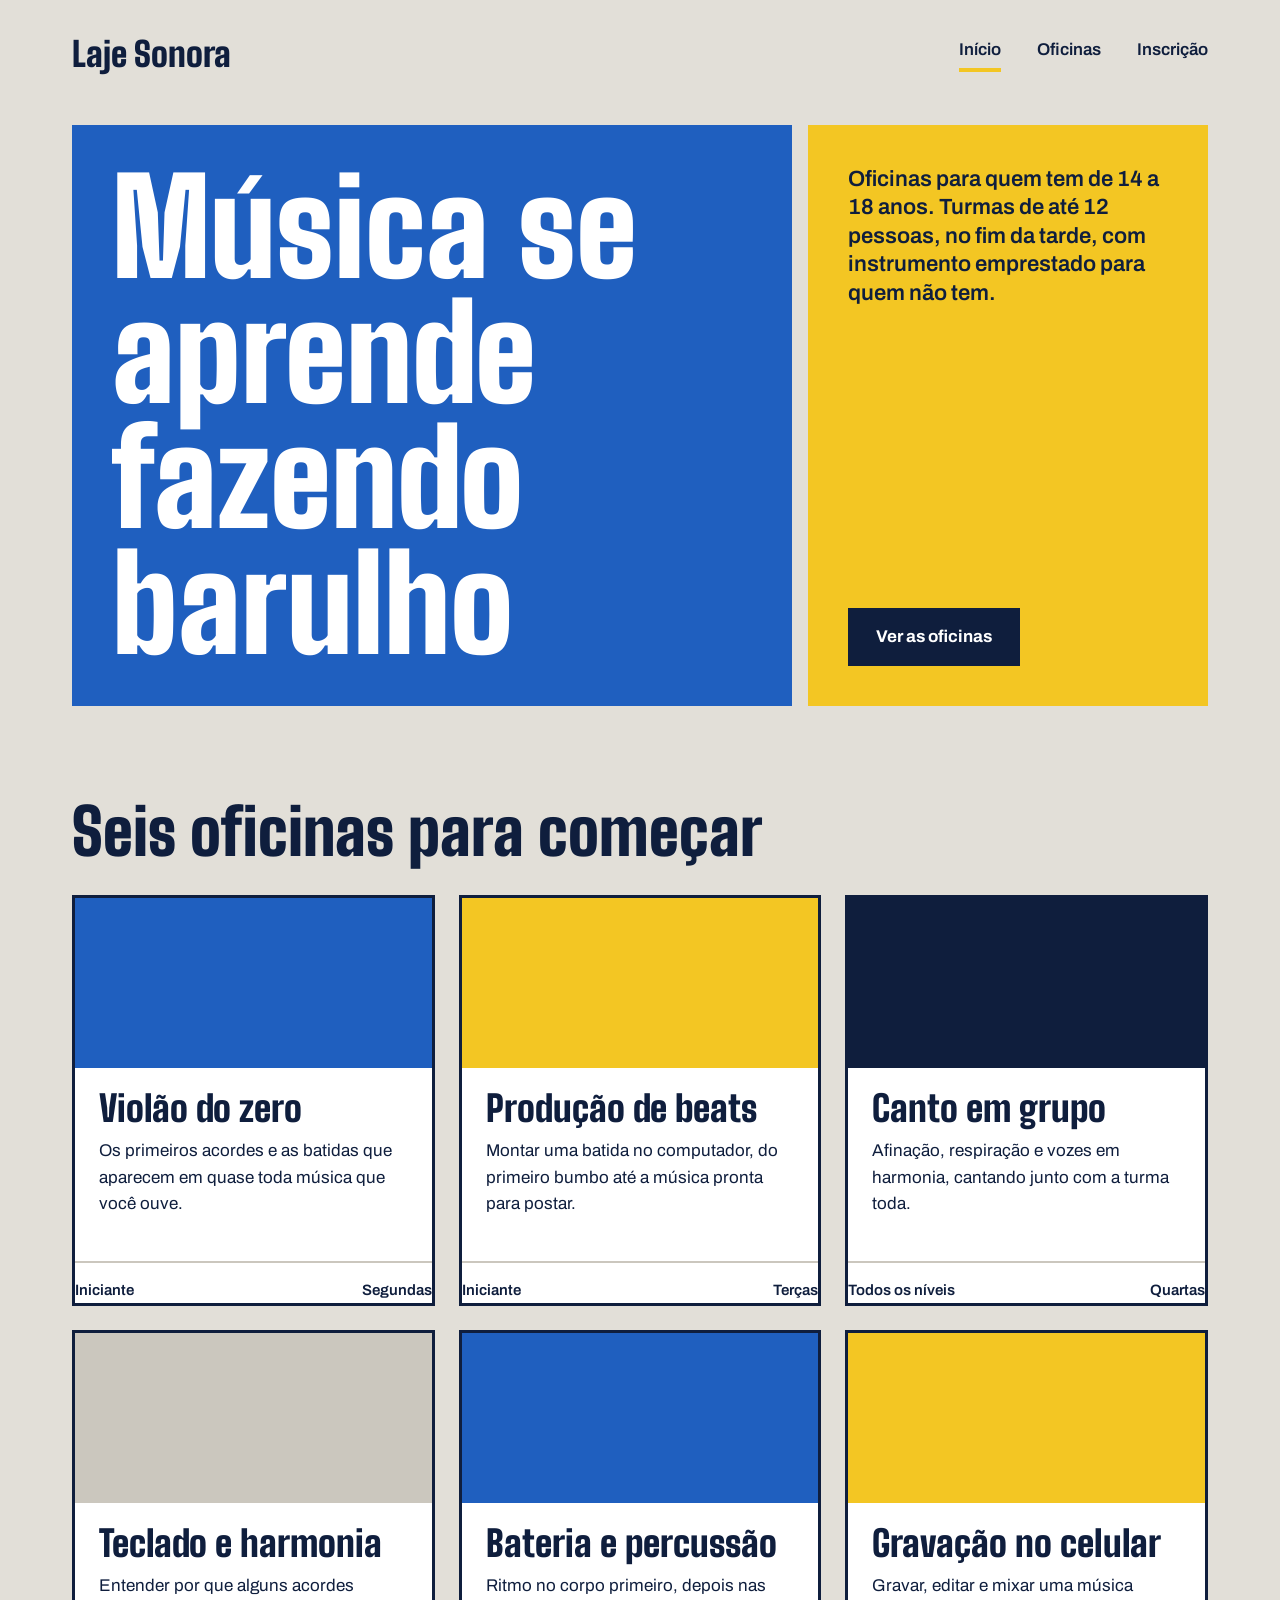
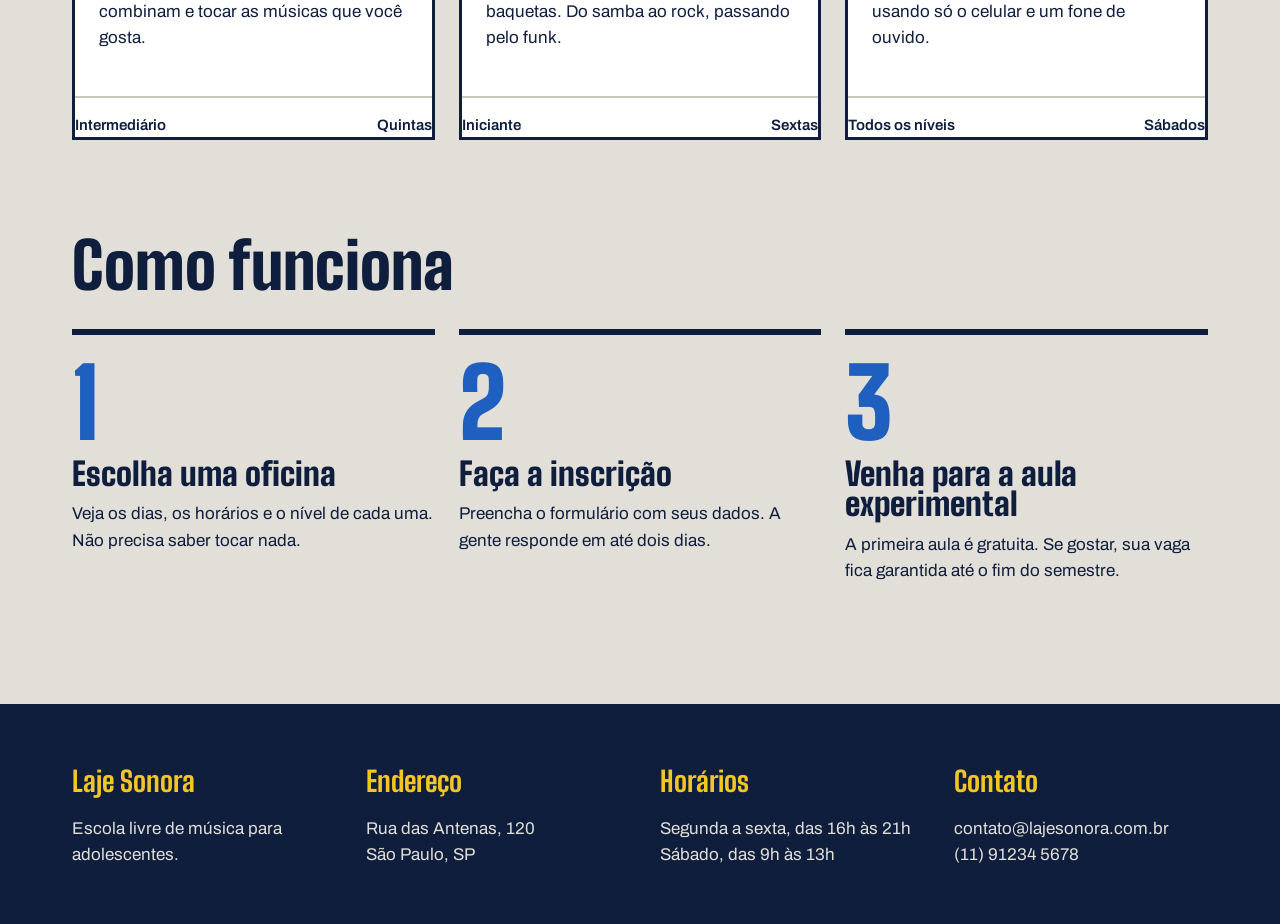
<file: index.html>
<!DOCTYPE html>
<html lang="pt-BR">
<head>
    <meta charset="UTF-8">
    <meta name="viewport" content="width=device-width, initial-scale=1.0">
    <title>Laje Sonora | Início</title>
    <link rel="preconnect" href="https://fonts.googleapis.com">
    <link rel="preconnect" href="https://fonts.gstatic.com" crossorigin>
    <link href="https://fonts.googleapis.com/css2?family=Archivo:ital,wght@0,100..900;1,100..900&family=Big+Shoulders:opsz,wght@10..72,100..900&display=swap" rel="stylesheet">
    <link rel="stylesheet" href="index.css">
</head>
<body>
    <header class="conteudo topo">
    <a class="logo" href="index.html">Laje Sonora</a>

    <nav class="menu">
    <a class="atual" href="index.html">Início</a>
    <a href="oficinas.html">Oficinas</a>
    <a href="inscricao.html">Inscrição</a>
    </nav>
    </header>

    <main>
        <section class="conteudo cartazes">
        <div class="cartaz cartaz-principal">
        <h1>Música se aprende fazendo barulho</h1>
        </div>
    
        <div class="cartaz cartaz-lateral">
        <p>Oficinas para quem tem de 14 a 18 anos. Turmas de até 12 pessoas, no fim da tarde, com instrumento emprestado para quem não tem.</p>
        <a class="botao" href="oficinas.html">Ver as oficinas</a>
        </div>
        </section>

        <section class="conteudo secao">
        <h2 class="titulo-secao">Seis oficinas para começar</h2>
        
        <div class="cards">
        <article class="card">
        <div class="foto foto-azul"></div>
        <div class="card-texto">
        <h3>Violão do zero</h3>
        <p>Os primeiros acordes e as batidas que aparecem em quase toda música que você ouve.</p>
        </div>
        <div class="card-info">
        <span>Iniciante</span>
        <span>Segundas</span>
        </div>
        </article>
        
        <article class="card">
        <div class="foto foto-amarela"></div>
        <div class="card-texto">
        <h3>Produção de beats</h3>
        <p>Montar uma batida no computador, do primeiro bumbo até a música pronta para postar.</p>
        </div>
        <div class="card-info">
        <span>Iniciante</span>
        <span>Terças</span>
        </div>
        </article>
        
        <article class="card">
        <div class="foto foto-tinta"></div>
        <div class="card-texto">
        <h3>Canto em grupo</h3>
        <p>Afinação, respiração e vozes em harmonia, cantando junto com a turma toda.</p>
        </div>
        <div class="card-info">
        <span>Todos os níveis</span>
        <span>Quartas</span>
        </div>
        </article>
        
        <article class="card">
        <div class="foto"></div>
        <div class="card-texto">
        <h3>Teclado e harmonia</h3>
        <p>Entender por que alguns acordes combinam e tocar as músicas que você gosta.</p>
        </div>
        <div class="card-info">
        <span>Intermediário</span>
        <span>Quintas</span>
        </div>
        </article>
        
        <article class="card">
        <div class="foto foto-azul"></div>
        <div class="card-texto">
        <h3>Bateria e percussão</h3>
        <p>Ritmo no corpo primeiro, depois nas baquetas. Do samba ao rock, passando pelo funk.</p>
        </div>
        <div class="card-info">
        <span>Iniciante</span>
        <span>Sextas</span>
        </div>
        </article>
        
        <article class="card">
        <div class="foto foto-amarela"></div>
        <div class="card-texto">
        <h3>Gravação no celular</h3>
        <p>Gravar, editar e mixar uma música usando só o celular e um fone de ouvido.</p>
        </div>
        <div class="card-info">
        <span>Todos os níveis</span>
        <span>Sábados</span>
        </div>
        </article>
        </div>
        </section>

        <section class="conteudo secao">
       <h2 class="titulo-secao">Como funciona</h2>

       <div class="passos">
       <div class="passo">
       <p class="passo-numero">1</p>
       <h3>Escolha uma oficina</h3>
       <p>Veja os dias, os horários e o nível de cada uma. Não precisa saber tocar nada.</p>
       </div>

       <div class="passo">
          <p class="passo-numero">2</p>
          <h3>Faça a inscrição</h3>
          <p>Preencha o formulário com seus dados. A gente responde em até dois dias.</p>
       </div>

       <div class="passo">
          <p class="passo-numero">3</p>
          <h3>Venha para a aula experimental</h3>
          <p>A primeira aula é gratuita. Se gostar, sua vaga fica garantida até o fim do semestre.</p>
        </div>
        </div>
    </section>
    </main>
    <footer class="rodape">
        <div class="conteudo rodape-colunas">
          <div class="rodape-coluna">
            <h4>Laje Sonora</h4>
            <p>Escola livre de música para adolescentes.</p>
          </div>
    
          <div class="rodape-coluna">
            <h4>Endereço</h4>
            <p>Rua das Antenas, 120<br>São Paulo, SP</p>
          </div>
    
          <div class="rodape-coluna">
            <h4>Horários</h4>
            <p>Segunda a sexta, das 16h às 21h<br>Sábado, das 9h às 13h</p>
          </div>
    
          <div class="rodape-coluna">
            <h4>Contato</h4>
            <p>contato@lajesonora.com.br<br>(11) 91234 5678</p>
          </div>
        </div>
      </footer>
  </body>
</html>
</file>
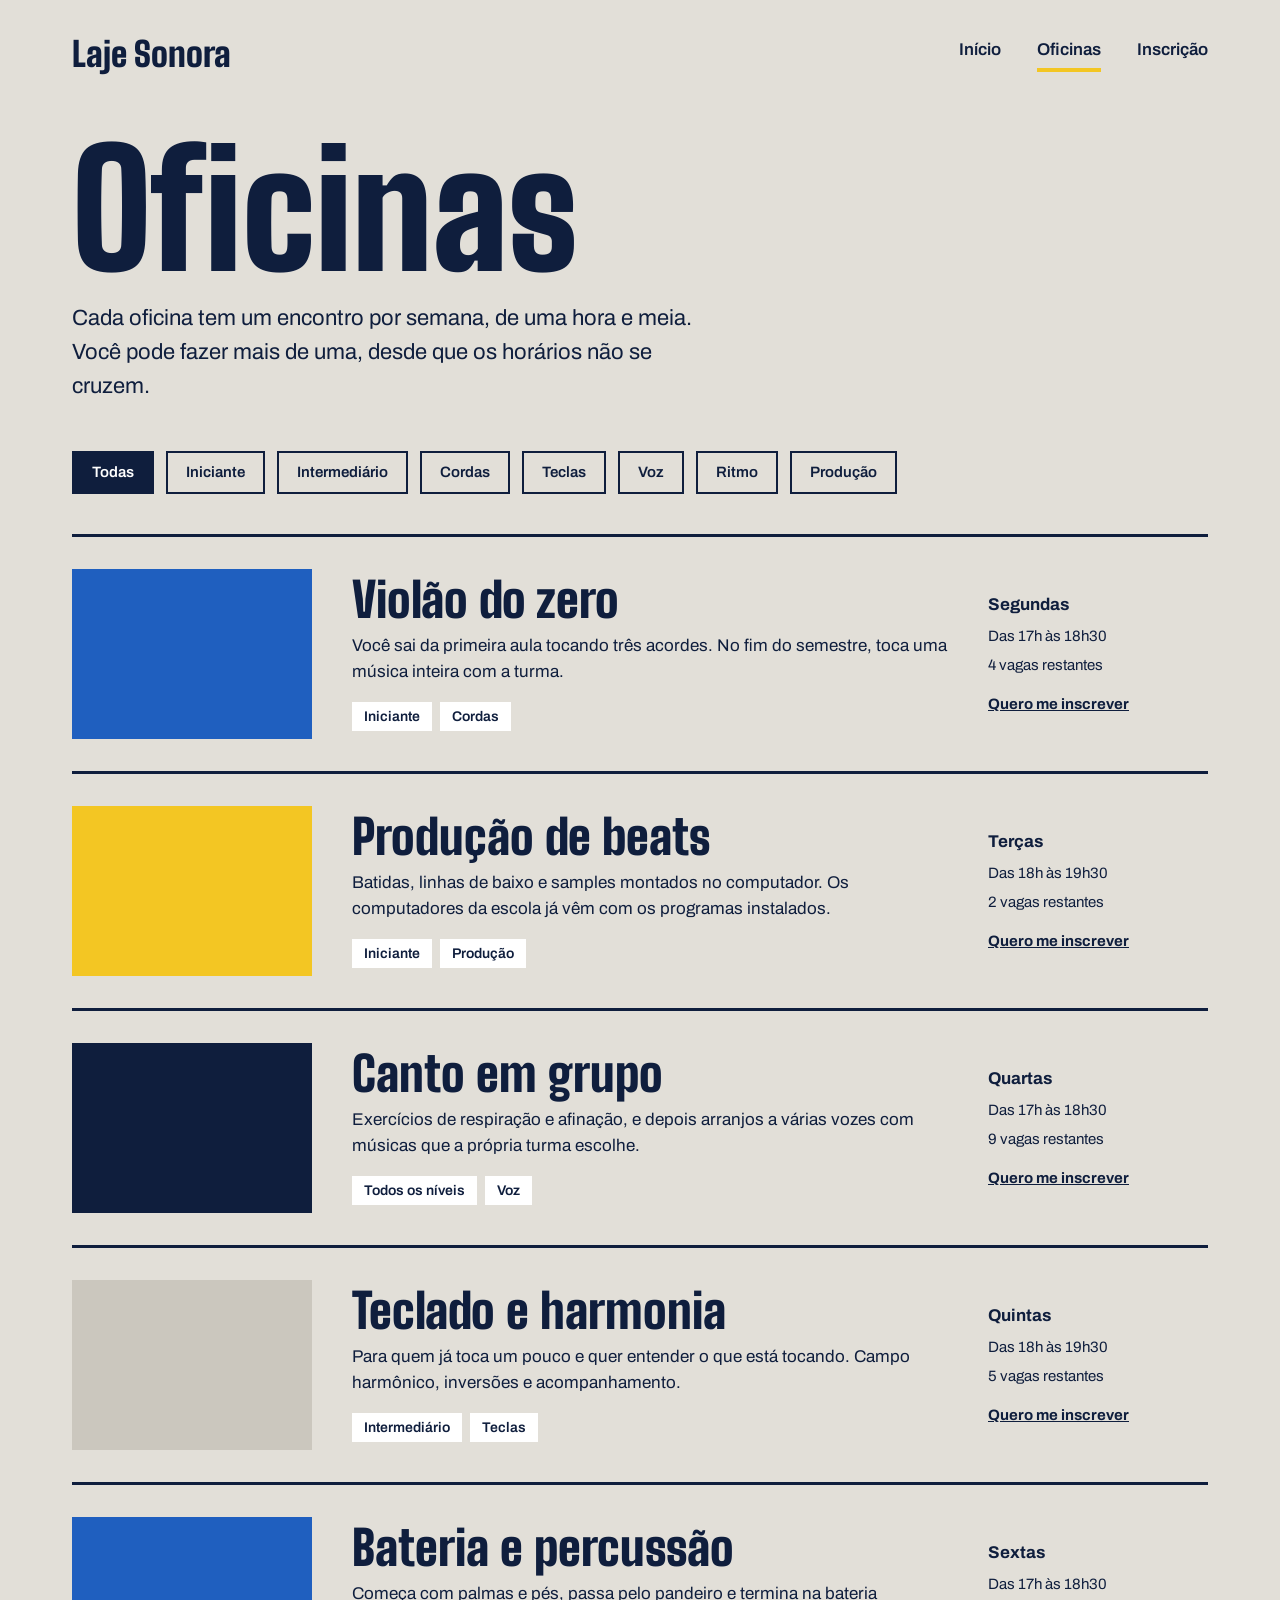
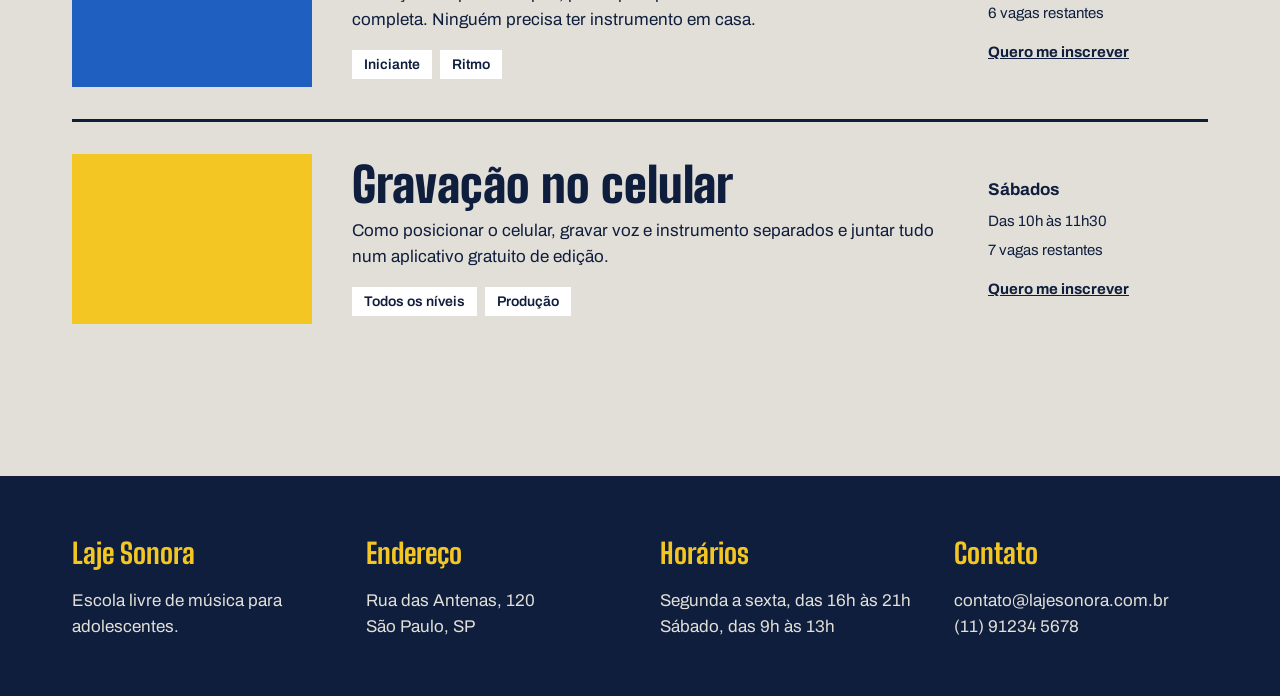
<file: oficinas.html>
<!DOCTYPE html>
<html lang="pt-BR">
<head>
    <meta charset="UTF-8">
    <meta name="viewport" content="width=device-width, initial-scale=1.0">
    <title>Laje Sonora | Oficinas</title>
    <link rel="preconnect" href="https://fonts.googleapis.com">
    <link rel="preconnect" href="https://fonts.gstatic.com" crossorigin>
    <link href="https://fonts.googleapis.com/css2?family=Archivo:ital,wght@0,100..900;1,100..900&family=Big+Shoulders:opsz,wght@10..72,100..900&display=swap" rel="stylesheet">
    <link rel="stylesheet" href="oficinas.css">
</head>
<body>
    <header class="conteudo topo">
        <a class="logo" href="index.html">Laje Sonora</a>

        <nav class="menu">
            <a href="index.html">Início</a>
            <a class="atual" href="oficinas.html">Oficinas</a>
            <a href="inscricao.html">Inscrição</a>
        </nav>
    </header>

    <main class="conteudo">
        <h1 class="titulo-pagina">Oficinas</h1>
        <p class="subtitulo-pagina">Cada oficina tem um encontro por semana, de uma hora e meia. Você pode fazer mais de uma, desde que os horários não se cruzem.</p>

        <div class="filtros">
            <span class="filtro ativo">Todas</span>
            <span class="filtro">Iniciante</span>
            <span class="filtro">Intermediário</span>
            <span class="filtro">Cordas</span>
            <span class="filtro">Teclas</span>
            <span class="filtro">Voz</span>
            <span class="filtro">Ritmo</span>
            <span class="filtro">Produção</span>
        </div>

        <div class="lista">
            <article class="oficina">
                <div class="foto foto-azul"></div>
                <div class="oficina-texto">
                    <h2>Violão do zero</h2>
                    <p>Você sai da primeira aula tocando três acordes. No fim do semestre, toca uma música inteira com a turma.</p>
                    <div class="etiquetas">
                        <span class="etiqueta">Iniciante</span>
                        <span class="etiqueta">Cordas</span>
                    </div>
                </div>
                <div class="oficina-detalhes">
                    <strong>Segundas</strong>
                    <span>Das 17h às 18h30</span>
                    <span>4 vagas restantes</span>
                    <a href="inscricao.html">Quero me inscrever</a>
                </div>
            </article>

            <article class="oficina">
                <div class="foto foto-amarela"></div>
                <div class="oficina-texto">
                    <h2>Produção de beats</h2>
                    <p>Batidas, linhas de baixo e samples montados no computador. Os computadores da escola já vêm com os programas instalados.</p>
                    <div class="etiquetas">
                        <span class="etiqueta">Iniciante</span>
                        <span class="etiqueta">Produção</span>
                    </div>
                </div>
                <div class="oficina-detalhes">
                    <strong>Terças</strong>
                    <span>Das 18h às 19h30</span>
                    <span>2 vagas restantes</span>
                    <a href="inscricao.html">Quero me inscrever</a>
                </div>
            </article>

            <article class="oficina">
                <div class="foto foto-tinta"></div>
                <div class="oficina-texto">
                    <h2>Canto em grupo</h2>
                    <p>Exercícios de respiração e afinação, e depois arranjos a várias vozes com músicas que a própria turma escolhe.</p>
                    <div class="etiquetas">
                        <span class="etiqueta">Todos os níveis</span>
                        <span class="etiqueta">Voz</span>
                    </div>
                </div>
                <div class="oficina-detalhes">
                    <strong>Quartas</strong>
                    <span>Das 17h às 18h30</span>
                    <span>9 vagas restantes</span>
                    <a href="inscricao.html">Quero me inscrever</a>
                </div>
            </article>

            <article class="oficina">
                <div class="foto"></div>
                <div class="oficina-texto">
                    <h2>Teclado e harmonia</h2>
                    <p>Para quem já toca um pouco e quer entender o que está tocando. Campo harmônico, inversões e acompanhamento.</p>
                    <div class="etiquetas">
                        <span class="etiqueta">Intermediário</span>
                        <span class="etiqueta">Teclas</span>
                    </div>
                </div>
                <div class="oficina-detalhes">
                    <strong>Quintas</strong>
                    <span>Das 18h às 19h30</span>
                    <span>5 vagas restantes</span>
                    <a href="inscricao.html">Quero me inscrever</a>
                </div>
            </article>

            <article class="oficina">
                <div class="foto foto-azul"></div>
                <div class="oficina-texto">
                    <h2>Bateria e percussão</h2>
                    <p>Começa com palmas e pés, passa pelo pandeiro e termina na bateria completa. Ninguém precisa ter instrumento em casa.</p>
                    <div class="etiquetas">
                        <span class="etiqueta">Iniciante</span>
                        <span class="etiqueta">Ritmo</span>
                    </div>
                </div>
                <div class="oficina-detalhes">
                    <strong>Sextas</strong>
                    <span>Das 17h às 18h30</span>
                    <span>6 vagas restantes</span>
                    <a href="inscricao.html">Quero me inscrever</a>
                </div>
            </article>

            <article class="oficina">
                <div class="foto foto-amarela"></div>
                <div class="oficina-texto">
                    <h2>Gravação no celular</h2>
                    <p>Como posicionar o celular, gravar voz e instrumento separados e juntar tudo num aplicativo gratuito de edição.</p>
                    <div class="etiquetas">
                        <span class="etiqueta">Todos os níveis</span>
                        <span class="etiqueta">Produção</span>
                    </div>
                </div>
                <div class="oficina-detalhes">
                    <strong>Sábados</strong>
                    <span>Das 10h às 11h30</span>
                    <span>7 vagas restantes</span>
                    <a href="inscricao.html">Quero me inscrever</a>
                </div>
            </article>
        </div>
    </main>

    <footer class="rodape">
        <div class="conteudo rodape-colunas">
            <div class="rodape-coluna">
                <h4>Laje Sonora</h4>
                <p>Escola livre de música para adolescentes.</p>
            </div>

            <div class="rodape-coluna">
                <h4>Endereço</h4>
                <p>Rua das Antenas, 120<br>São Paulo, SP</p>
            </div>

            <div class="rodape-coluna">
                <h4>Horários</h4>
                <p>Segunda a sexta, das 16h às 21h<br>Sábado, das 9h às 13h</p>
            </div>

            <div class="rodape-coluna">
                <h4>Contato</h4>
                <p>contato@lajesonora.com.br<br>(11) 91234 5678</p>
            </div>
        </div>
    </footer>
</body>
</html>
</file>
<file: index.css>
* {
    margin: 0;
    padding: 0;
    box-sizing: border-box;
  }
  
  :root {
    --concreto: #E2DFD8;
    --concreto-escuro: #CBC7BE;
    --tinta: #0F1E3D;
    --caixa-dagua: #1F5FBF;
    --fita: #F3C623;
    --branco: #FFFFFF;
  
    --fonte-cartaz: "Big Shoulders", "Arial Narrow", sans-serif;
    --fonte-texto: "Archivo", Arial, sans-serif;
  }
  
  body {
    background-color: var(--concreto);
    color: var(--tinta);
    font-family: var(--fonte-texto);
    font-size: 17px;
    line-height: 1.55;
  }
  
  a {
    color: inherit;
  }
  
  h1,
  h2,
  h3 {
    font-family: var(--fonte-cartaz);
    font-weight: 900;
    line-height: 0.95;
  }
  
  .conteudo {
    max-width: 1200px;
    margin-inline: auto;
    padding-inline: 32px;
  }

  .topo {
    padding-block: 28px;
    display: flex;
    justify-content: space-between;
    align-items: center;
  }
  
  .logo {
    font-family: var(--fonte-cartaz);
    font-size: 34px;
    font-weight: 900;
    text-decoration: none;
  }
  
  .menu {
    display: flex;
    gap: 36px;
  }
  
  .menu a {
    font-weight: 600;
    text-decoration: none;
    padding-bottom: 4px;
    border-bottom: 4px solid transparent;
  }
  
  .menu a:hover {
    border-bottom-color: var(--tinta);
  }
  
  .menu a.atual {
    border-bottom-color: var(--fita);
  }

  .cartazes {
    margin-top: 16px;
    display: flex;
    gap: 16px;
  }
  
  .cartaz {
    padding: 40px;
  }
  
  .cartaz-principal {
    background-color: var(--caixa-dagua);
    color: var(--branco);
    flex: 2;
  }
  
  .cartaz-principal h1 {
    font-size: 132px;
    max-width: 9ch;
  }
  
  .cartaz-lateral {
    background-color: var(--fita);
    flex: 1;
    display: flex;
    flex-direction: column;
    justify-content: space-between;
    gap: 32px;
    align-items: flex-start;
  }
  
  .cartaz-lateral p {
    font-size: 22px;
    font-weight: 600;
    line-height: 1.3;
  }
  
  .botao {
    background-color: var(--tinta);
    color: var(--branco);
    font-weight: 700;
    text-decoration: none;
    padding: 16px 28px;
    border: none;
    font-family: var(--fonte-texto);
    font-size: 17px;
    cursor: pointer;
  }
  
  .botao:hover {
    background-color: var(--caixa-dagua);
  }

  .secao {
    margin-top: 96px;
  }
  
  .titulo-secao {
    font-size: 64px;
    margin-bottom: 32px;
  }
  
  .cards {
    display: flex;
    flex-wrap: wrap;
    gap: 24px;
  }
  
  .card {
    background-color: var(--branco);
    border: 3px solid var(--tinta);
    flex: 1 1 340px;
  }
  
  .card .foto {
    height: 170px;
  }
  
  .foto {
    background-color: var(--concreto-escuro);
  }
  
  .foto-azul {
    background-color: var(--caixa-dagua);
  }
  
  .foto-amarela {
    background-color: var(--fita);
  }
  
  .foto-tinta {
    background-color: var(--tinta);
  }
  
  .card-texto {
    padding: 24px;
  }
  
  .card h3 {
    font-size: 36px;
    margin-bottom: 12px;
  }
  
  .card-info {
    margin-top: 20px;
    padding-top: 16px;
    border-top: 2px solid var(--concreto-escuro);
    font-weight: 600;
    font-size: 15px;
    display: flex;
    justify-content: space-between;
  }

  .passos {
    display: flex;
    gap: 24px;
  }
  
  .passo {
    border-top: 6px solid var(--tinta);
    padding-top: 20px;
    flex: 1;
  }
  
  .passo-numero {
    font-family: var(--fonte-cartaz);
    font-size: 96px;
    font-weight: 900;
    line-height: 1;
    color: var(--caixa-dagua);
  }
  
  .passo h3 {
    font-size: 32px;
    margin-block: 8px 12px;
  }

  .rodape {
    margin-top: 120px;
    background-color: var(--tinta);
    color: var(--concreto);
    padding-block: 56px;
  }
  
  .rodape-colunas {
    display: flex;
    gap: 40px;
  }
  
  .rodape-coluna {
    flex: 1;
  }
  
  .rodape h4 {
    font-family: var(--fonte-cartaz);
    font-size: 28px;
    color: var(--fita);
    margin-bottom: 12px;
  }
</file>
<file: oficinas.css>
* {
    margin: 0;
    padding: 0;
    box-sizing: border-box;
  }
  
  :root {
    --concreto: #E2DFD8;
    --concreto-escuro: #CBC7BE;
    --tinta: #0F1E3D;
    --caixa-dagua: #1F5FBF;
    --fita: #F3C623;
    --branco: #FFFFFF;
  
    --fonte-cartaz: "Big Shoulders", "Arial Narrow", sans-serif;
    --fonte-texto: "Archivo", Arial, sans-serif;
  }
  
  body {
    background-color: var(--concreto);
    color: var(--tinta);
    font-family: var(--fonte-texto);
    font-size: 17px;
    line-height: 1.55;
  }
  
  a {
    color: inherit;
  }
  
  h1,
  h2,
  h3 {
    font-family: var(--fonte-cartaz);
    font-weight: 900;
    line-height: 0.95;
  }
  
  .conteudo {
    max-width: 1200px;
    margin-inline: auto;
    padding-inline: 32px;
  }
  
  .topo {
    padding-block: 28px;
    display: flex;
    justify-content: space-between;
    align-items: center;
  }
  
  .logo {
    font-family: var(--fonte-cartaz);
    font-size: 34px;
    font-weight: 900;
    text-decoration: none;
  }
  
  .menu {
    display: flex;
    gap: 36px;
  }
  
  .menu a {
    font-weight: 600;
    text-decoration: none;
    padding-bottom: 4px;
    border-bottom: 4px solid transparent;
  }
  
  .menu a:hover {
    border-bottom-color: var(--tinta);
  }
  
  .menu a.atual {
    border-bottom-color: var(--fita);
  }
  
  .foto {
    background-color: var(--concreto-escuro);
  }
  
  .foto-azul {
    background-color: var(--caixa-dagua);
  }
  
  .foto-amarela {
    background-color: var(--fita);
  }
  
  .foto-tinta {
    background-color: var(--tinta);
  }
  
  .rodape {
    margin-top: 120px;
    background-color: var(--tinta);
    color: var(--concreto);
    padding-block: 56px;
  }
  
  .rodape-colunas {
    display: flex;
    gap: 40px;
  }
  
  .rodape-coluna {
    flex: 1;
  }
  
  .rodape h4 {
    font-family: var(--fonte-cartaz);
    font-size: 28px;
    color: var(--fita);
    margin-bottom: 12px;
  }
  
  /* --- Regras da página de Oficinas --- */
  
  .titulo-pagina {
    font-size: 160px;
    margin-top: 24px;
  }
  
  .subtitulo-pagina {
    font-size: 22px;
    max-width: 640px;
    margin-top: 16px;
  }
  
  .filtros {
    margin-top: 48px;
    display: flex;
    flex-wrap: wrap;
    gap: 12px;
  }
  
  .filtro {
    border: 2px solid var(--tinta);
    padding: 8px 18px;
    font-weight: 600;
    font-size: 15px;
  }
  
  .filtro.ativo {
    background-color: var(--tinta);
    color: var(--branco);
  }
  
  .lista {
    margin-top: 40px;
  }
  
  .oficina {
    padding: 32px 0;
    border-top: 3px solid var(--tinta);
    display: flex;
    align-items: center;
    gap: 40px;
  }
  
  .oficina .foto {
    width: 240px;
    height: 170px;
    flex-shrink: 0;
  }
  
  .oficina-texto {
    flex: 1;
  }
  
  .oficina h2 {
    font-size: 48px;
    margin-bottom: 10px;
  }
  
  .etiquetas {
    margin-top: 16px;
    display: flex;
    gap: 8px;
  }
  
  .etiqueta {
    background-color: var(--branco);
    padding: 4px 12px;
    font-size: 14px;
    font-weight: 600;
  }
  
  .oficina-detalhes {
    width: 220px;
    font-size: 15px;
    display: flex;
    flex-direction: column;
    gap: 6px;
  }
  
  .oficina-detalhes strong {
    font-size: 17px;
  }
  
  .oficina-detalhes a {
    margin-top: 10px;
    font-weight: 700;
  }
</file>
